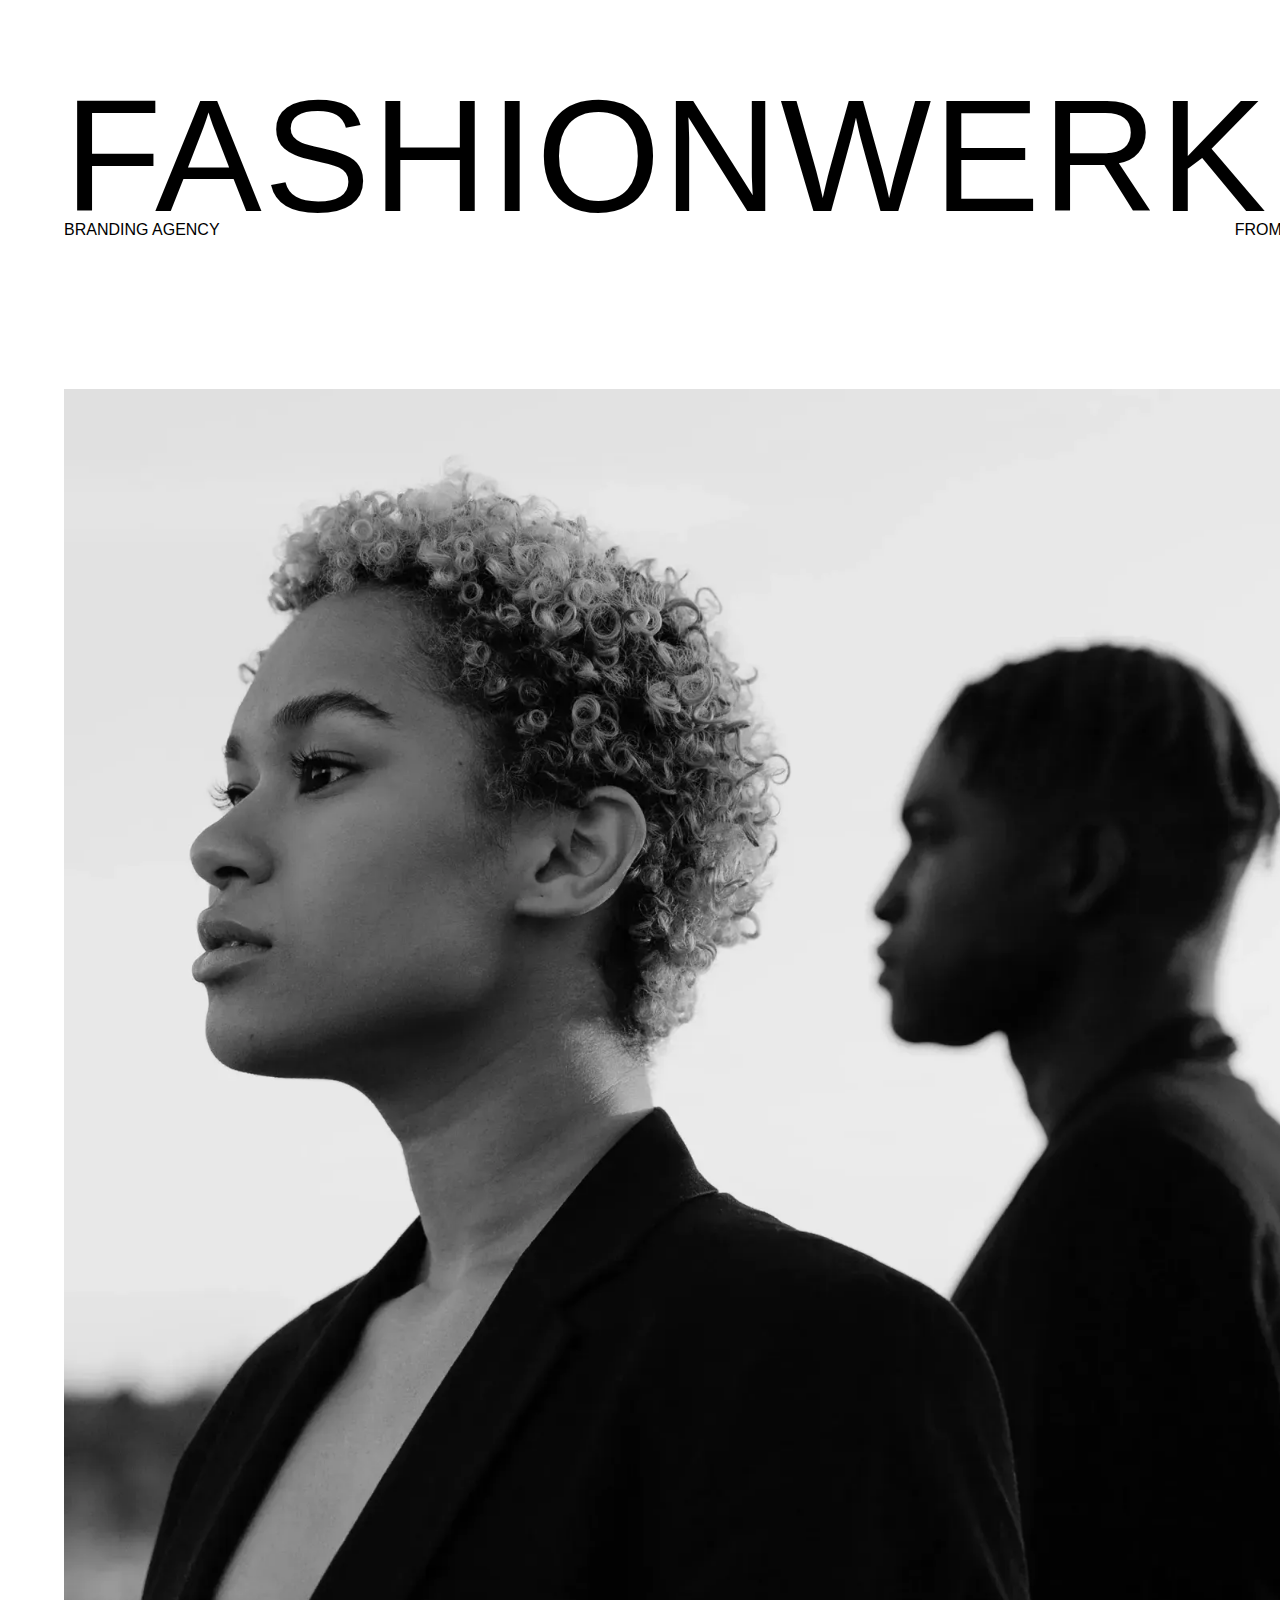
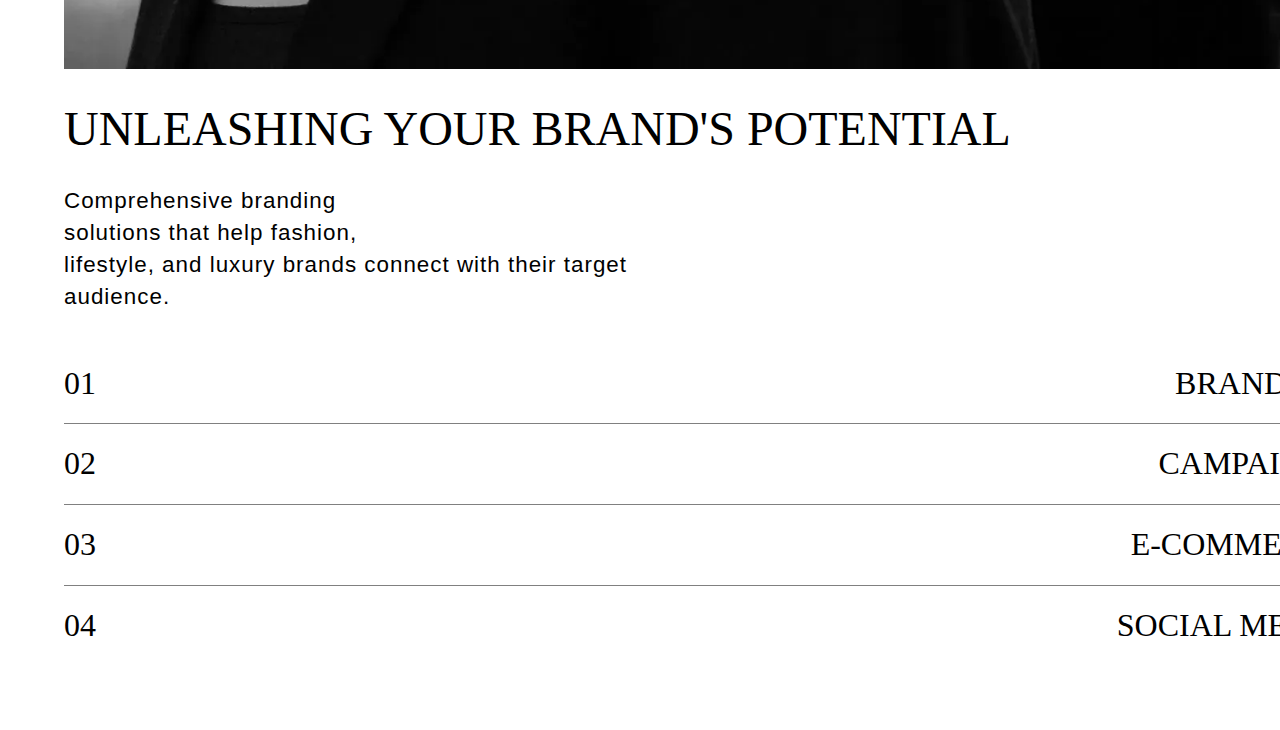
<file: Practice projects(incomplete)/erikk/index.html>
<!DOCTYPE html>
<html lang="en">
  <head>
    <meta charset="UTF-8" />
    <meta name="viewport" content="width=device-width, initial-scale=1.0" />
    <title>Document</title>
    <link rel="stylesheet" href="style.css" />
  </head>
  <body>
    <main>
      <section class="hero-text">
        <h1>FASHIONWERK</h1>
        <div>
          <h4>BRANDING AGENCY</h4>
          <h4>FROM BERLIN</h4>
        </div>
      </section>

      <section class="view-1">
        <img src="./63fed72aa75a04d4f083eb4a_home-hero-p-1600.webp" alt="" />

        <div>
          <h2>UNLEASHING YOUR BRAND'S POTENTIAL</h2>
          <h4>
            Comprehensive branding <br />
            solutions that help fashion,<br />
            lifestyle, and luxury brands connect with their target
            <br />audience.
          </h4>
          
          <div class="view-1-table">
            <div class="view-1-table-row">
                <h1 class="h1 ">01</h1>
                <h1 class="h1">BRANDING</h1>
            </div>
            <div class="line"></div>
            <div class="view-1-table-row">
                <h1 class="h1 ">02</h1>
                <h1 class="h1">campaings</h1>
            </div>
            <div class="line"></div>
            <div class="view-1-table-row">
                <h1 class="h1 ">03</h1>
                <h1 class="h1">e-commerce</h1>
            </div>
            <div class="line"></div>
            <div class="view-1-table-row">
                <h1 class="h1 ">04</h1>
                <h1 class="h1">social media</h1>
            </div>
          </div>
        </div>
      </section>
    </main>
  </body>
</html>
</file>
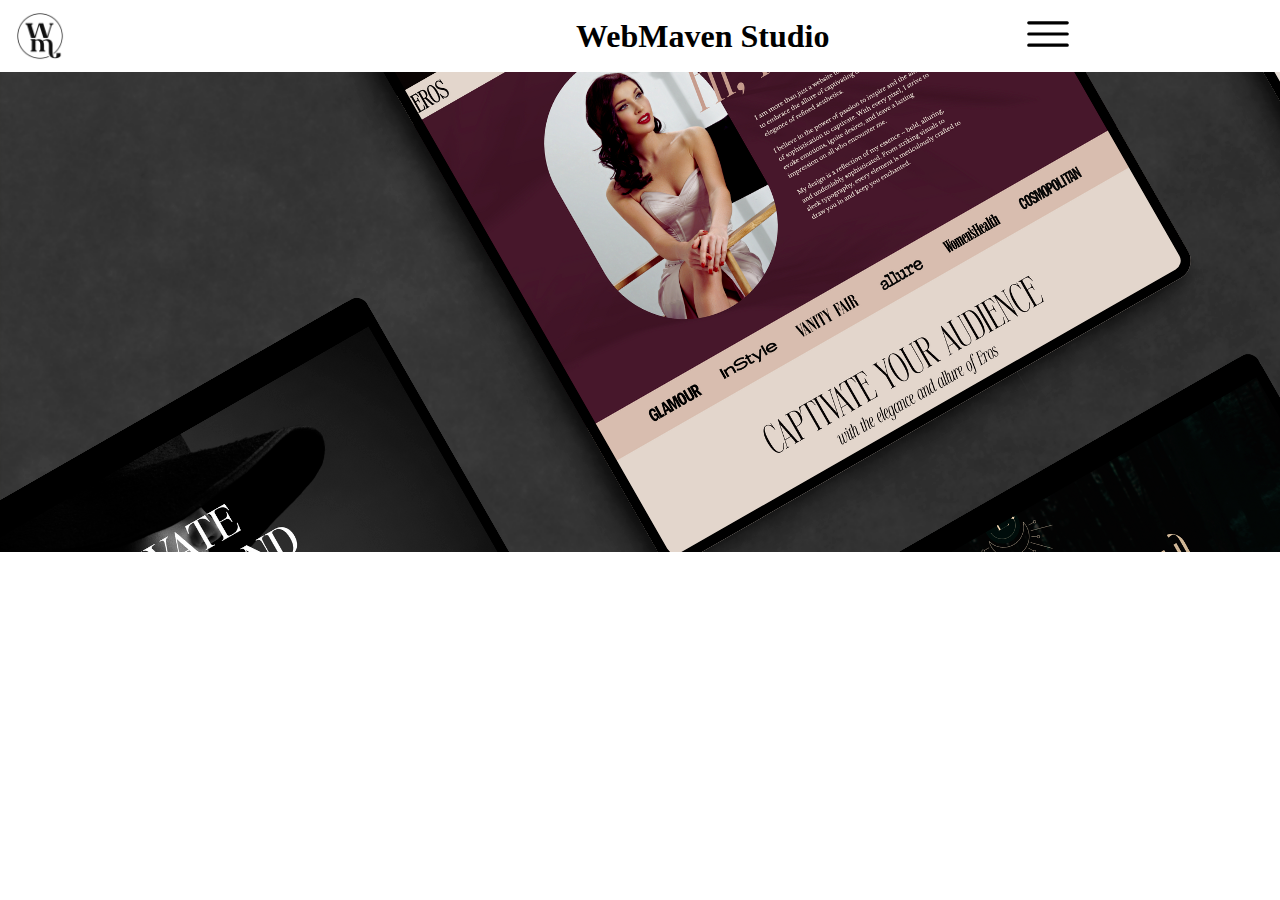
<file: Practice projects(incomplete)/web maven/index.html>
<!DOCTYPE html>
<html lang="en">
  <head>
    <meta charset="UTF-8" />
    <meta name="viewport" content="width=device-width, initial-scale=1.0" />
    <title>Document</title>
    <link rel="stylesheet" href="style.css" />
  </head>
  <body>
    <header>
      <nav class="nav">
        <div class="left">
          <img src="logo.png" alt="" />
          <h1>WebMaven Studio</h1>
        </div>
        <div class="right">
          <img src="hamburger.svg" alt="" />
        </div>
      </nav>
    </header>

    <main>
        <section class="view-1">
            
        </section>
    </main>
  </body>
</html>
</file>
<file: Practice projects(incomplete)/erikk/style.css>
html,
body {
  margin: 0;
  padding: 0;
}

main {
  width: 100%;
}

.hero-text {
  width: 100%;
  padding: 5%;
}
.hero-text h1 {
  width: 100%;
  font-size: 3rem;
  letter-spacing: 2px;
  font-family: sans-serif;
  font-weight: 200;
}
.hero-text div {
  margin-top: -3rem;
  display: flex;
  justify-content: space-between;
}
.hero-text div h4 {
  font-family: sans-serif;
  font-weight: 300;
}

@media (min-width: 1024px) {
  .hero-text {
    width: 100%;
    padding: 5%;
  }
  .hero-text h1 {
    margin: 0;
    width: 100%;
    font-size: 10rem;
  }
}
.view-1 {
  width: 100%;
  padding: 5%;
  display: flex;
  flex-direction: column;
  gap: 2rem;
}
.view-1 img {
  width: 100%;
  -o-object-fit: cover;
     object-fit: cover;
}
.view-1 div h2 {
  margin: 0;
  font-size: 3rem;
  font-weight: 200;
}
.view-1 div h4 {
  font-family: sans-serif;
  font-weight: 300;
  font-size: 1.4rem;
  line-height: 2rem;
  letter-spacing: 1px;
}
.view-1 .view-1-table {
  width: 100%;
}
.view-1 .view-1-table .line {
  width: 100%;
  height: 1px;
  background-color: gray;
}
.view-1 .view-1-table .view-1-table-row {
  width: 100%;
  display: flex;
  justify-content: space-between;
}
.view-1 .view-1-table .view-1-table-row .h1 {
  font-weight: 300;
  text-transform: uppercase;
  font-size: 2rem;
}/*# sourceMappingURL=style.css.map */
</file>
<file: Practice projects(incomplete)/web maven/style.css>
html,
body {
  margin: 0;
  padding: 0;
}

header {
  width: 100%;
  height: 4.5rem;
}
header .nav {
  width: 100%;
  height: 100%;
  display: flex;
  justify-content: space-between;
  align-items: center;
}
header .nav .left {
  width: 70%;
  height: 100%;
  display: flex;
  justify-content: space-between;
  align-items: center;
}
header .nav .left img {
  margin-left: 1rem;
  width: 3rem;
  height: 3rem;
}
header .nav .left h1 {
  width: 20rem;
}
header .nav .right {
  width: 20%;
  height: 100%;
  align-content: center;
}
header .nav .right img {
  width: 3rem;
}

main {
  width: 100%;
}
main .view-1 {
  width: 100%;
  height: 30rem;
  background-image: url(webmaven.png);
  -o-object-fit: fill;
     object-fit: fill;
}/*# sourceMappingURL=style.css.map */
</file>
